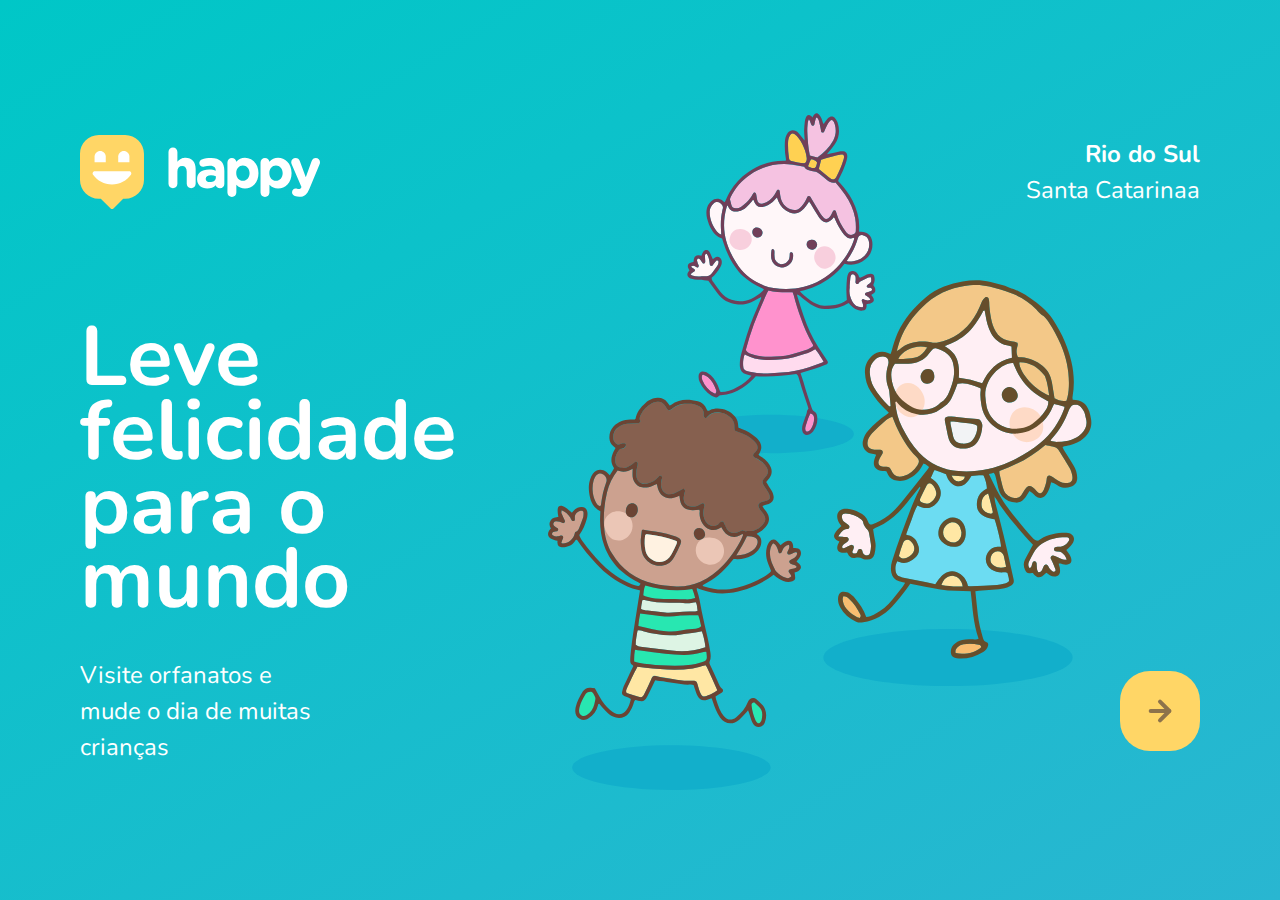
<file: index.html>
<!DOCTYPE html>
<html lang="pt_BR">

<head>
  <meta charset="UTF-8">
  <meta name="viewport" content="width=device-width, initial-scale=1">
  <title>Happy</title>
  
  <link rel="icon" href="./public/images/logo-icon.png">
  
  <link href="https://fonts.googleapis.com/css2?family=Nunito:wght@400;600;800&display=swap" rel="stylesheet">
  
  <link rel="stylesheet" href="./public/css/main.css">
  <link rel="stylesheet" href="./public/css/page-landing.css">
  <link rel="stylesheet" href="./public/css/animations.css">
</head>

<body>
  <div id="page-landing">
    <div id="container">
      <header>
        <img 
          id="logo" 
          class="animate-up"
          src="./public/images/logo.svg" 
          alt="Logomarca de Happy">
        <div class="location animate-up">
          <strong>Rio do Sul</strong>
          <p>Santa Catarinaa</p>
        </div>
      </header>
      
      <main>
        <h1 class="animate-up">Leve felicidade para o mundo</h1>
        <section class="visit">
          <p class="animate-up">Visite orfanatos e mude o dia de muitas crianças</p>
          <a 
            class="animate-up"
            href="orphanages.html" 
            title="Visite orfanatos">
            <img 
              src="./public/images/arrow.svg" 
              alt="Ir para o mapa">
          </a>
        </section>
      </main>
    </div><!--container-->
  </div><!--page-landing-->
</body>

</html>
</file>
<file: public/css/main.css>
* {
  margin: 0;
  padding: 0;
}

:root {
  font-size: 62.5%;
  /* em = busca referência da fonte no elemento pai.
  rem = busca referência na raiz. */
}

body {
  height: 100vh;
  
  color: white;
}

body, input, button, textarea {
  /* weight, size/line height, family */
  font: 400 1.8rem/1 'Nunito', sans-serif;
}
</file>
<file: public/css/page-landing.css>
#page-landing {
  background: linear-gradient(329.54deg, #29b6d1 0%, #00c7c7 100%);
  
  min-height: 100vh;
  text-align: center;
  
  display: flex;
}

#container {
  margin: auto;
  
  width: min(90%, 112rem);
  /* enquanto for menor que 1120px, ele aplicará o width de 90%. */
}

#logo {
  animation-delay: 50ms;
}

.location {
  animation-delay: 100ms;
}

.location, h1, .visit p {
  height: 16vh;
}

main h1 {
  font-size: clamp(4rem, 8vw, 8.4rem);
  /* mínimo que pode chegar, valor que 
  quero, valor máximo que pode chegar */
  
  animation-delay: 150ms;
}

.visit p {
  animation-delay: 200ms;
}

.visit a {
  width: 8rem;
  height: 8rem;
  
  border: none;
  border-radius: 3rem;
  margin: 0 auto;
  
  background: #ffd666;
  
  display: flex;
  align-items: center;
  justify-content: center;
  
  transition: background .2s;
  animation-delay: 250ms;
}

.visit a:hover {
  background: #96feff;
}



/* desktop version */
@media (min-width: 760px) {
  #container {
    background: url("../images/bg.svg") no-repeat 80% / clamp(30rem, 54vw, 56rem);
    
    padding: 5rem 2rem;
  }
  
  header {
    display: flex;
    align-items: center;
    justify-content: space-between;
  }
  
  .location, h1, .visit p {
    height: initial;
    text-align: initial;
  }
  
  .location {
    text-align: right;
    font-size: 2.4rem;
    line-height: 1.5;
  }
  
  main h1 {
    font-weight: bold;
    line-height: .88;
    
    margin: clamp(10%, 9vh, 12%) 0 4rem;
    /* mínimo que pode chegar, valor que
    quero, valor máximo que pode chegar*/
    
    width: min(300px, 80%);
    /* enquanto for menor que 300px, ele 
    aplicará o width de 80%. */
  }
  
  .visit {
    display: flex;
    align-items: center;
    justify-content: space-between;
  }
  
  .visit p {
    font-size: 2.4rem;
    line-height: 1.5;
    
    width: clamp(20rem, 20vw, 30rem);
    /* mínimo que pode chegar, valor que
    quero, valor máximo que pode chegar*/
  }
  
  .visit a {
    margin: initial;
  }
}
</file>
<file: public/css/animations.css>
@keyframes up {
  from {
    opacity: 0;
    transform: translateY(16px);
  }
  to {
    opacity: 1;
    transform: translateY(0);
  }
}

.animate-up {
  animation-name: up;
  animation-duration: 300ms;
  animation-fill-mode: backwards;
}
</file>
